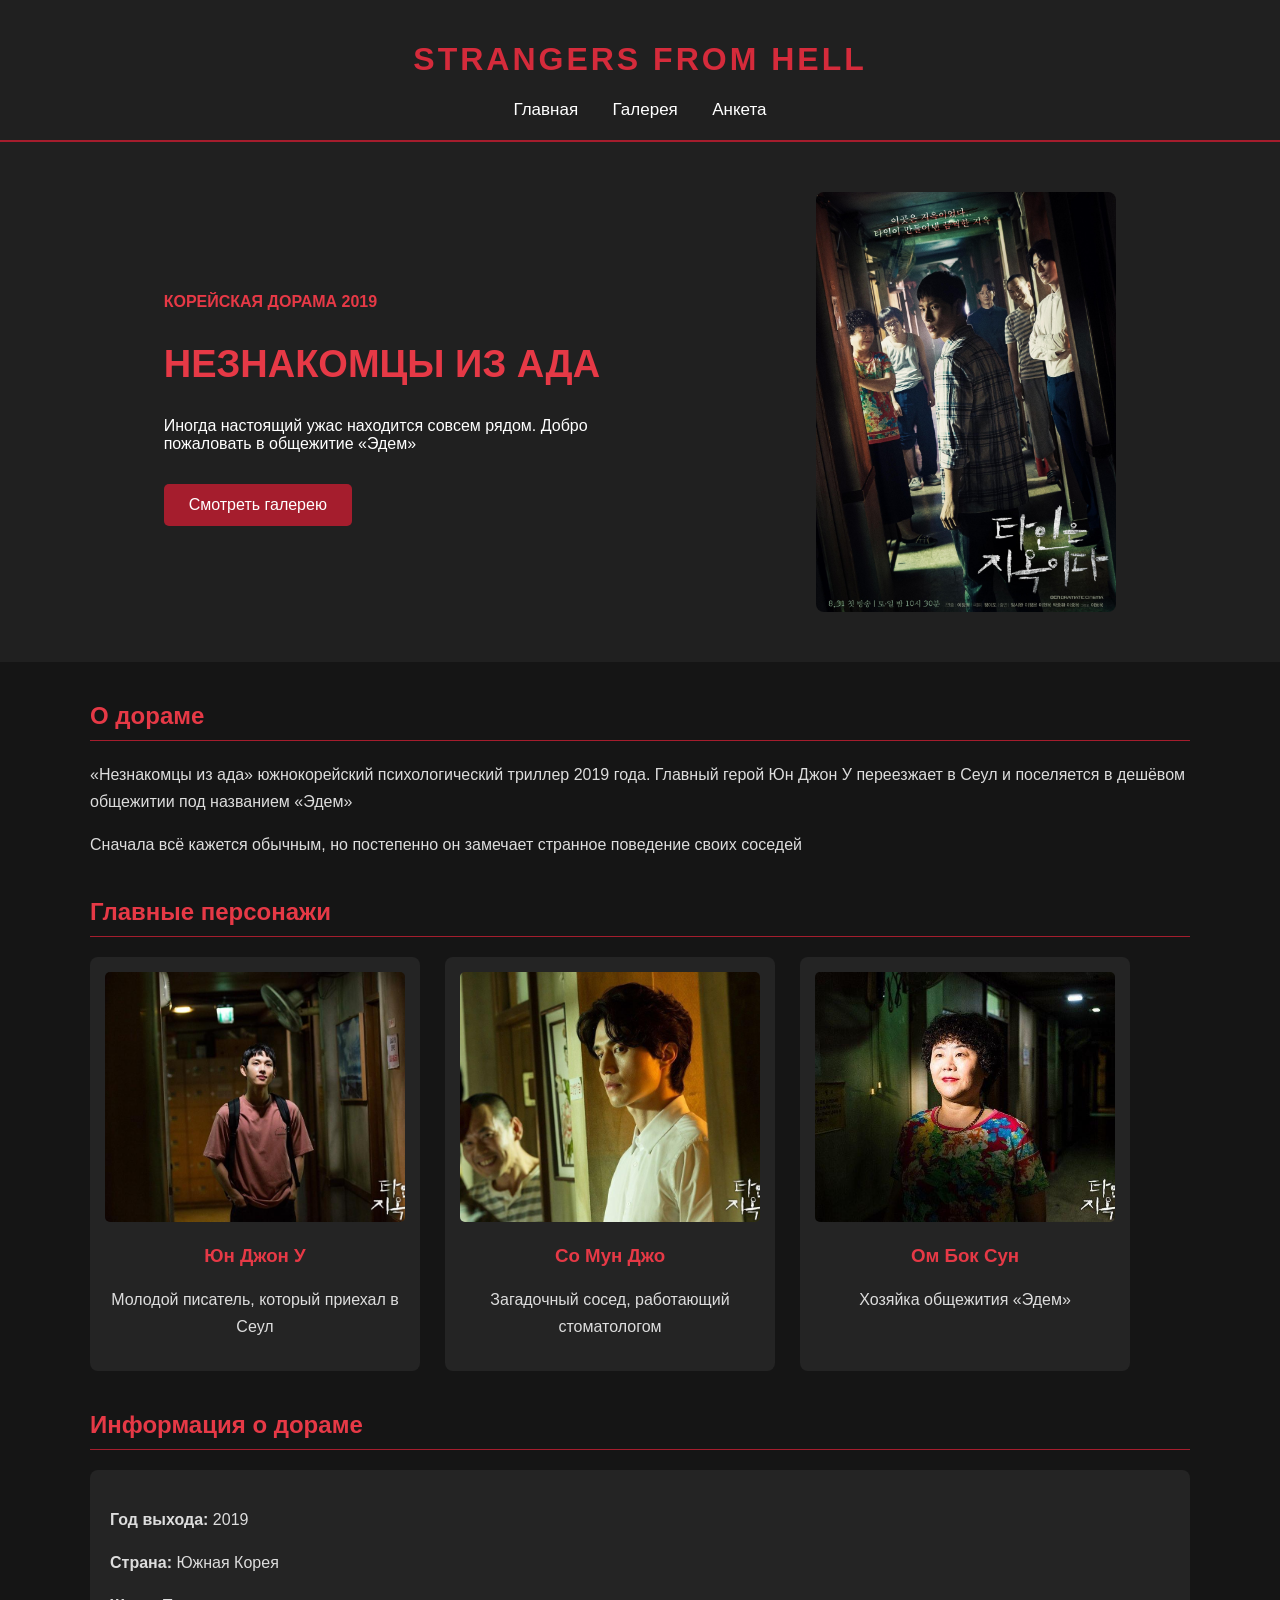
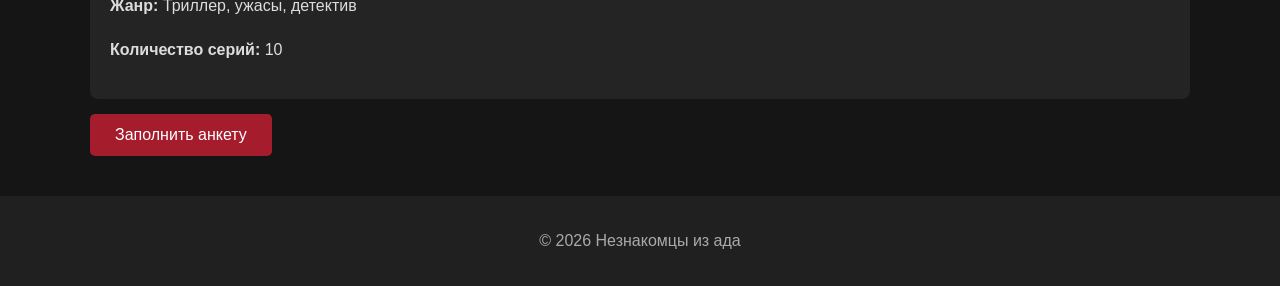
<file: index.html>
<!DOCTYPE html>
<html lang="ru">
<head>
    <meta charset="UTF-8">
    <meta name="viewport" content="width=device-width, initial-scale=1.0">
    <title>Незнакомцы из ада</title>
    <link rel="stylesheet" href="css/style.min.css">
</head>
<body>

<header>
    <div class="container">
        <h1 class="logo">STRANGERS FROM HELL</h1>

        <nav>
            <a href="index.html">Главная</a>
            <a href="gallery.html">Галерея</a>
            <a href="form.html">Анкета</a>
        </nav>
    </div>
</header>

<main>

    <section class="hero">
        <div class="hero-text">
            <p class="red-text">КОРЕЙСКАЯ ДОРАМА  2019</p>
            <h2>НЕЗНАКОМЦЫ ИЗ АДА</h2>

            <p>
                Иногда настоящий ужас находится
                совсем рядом. Добро пожаловать
                в общежитие «Эдем»
            </p>

            <a href="gallery.html" class="button">
                Смотреть галерею
            </a>
        </div>

        <img src="images/optimized/poster.webp"
             alt="Постер дорамы"
             width="300"
             height="420">
    </section>

    <section class="content">
        <h2>О дораме</h2>

        <p>
            «Незнакомцы из ада» южнокорейский
            психологический триллер 2019 года.
            Главный герой Юн Джон У переезжает
            в Сеул и поселяется в дешёвом общежитии
            под названием «Эдем»
        </p>

        <p>
            Сначала всё кажется обычным,
            но постепенно он замечает странное
            поведение своих соседей
        </p>
    </section>

    <section class="content">
        <h2>Главные персонажи</h2>

        <div class="cards">

            <div class="card">
                <img src="images/optimized/image1.webp"
                     alt="Юн Джон У"
                     width="300"
                     height="350"
                     loading="lazy">
                <h3>Юн Джон У</h3>
                <p>Молодой писатель, который приехал в Сеул</p>
            </div>

            <div class="card">
                <img src="images/optimized/image2.webp"
                     alt="Со Мун Джо"
                     width="300"
                     height="350"
                     loading="lazy">
                <h3>Со Мун Джо</h3>
                <p>Загадочный сосед, работающий стоматологом</p>
            </div>

            <div class="card">
                <img src="images/optimized/image3.webp"
                     alt="Ом Бок Сун"
                     width="300"
                     height="350"
                     loading="lazy">
                <h3>Ом Бок Сун</h3>
                <p>Хозяйка общежития «Эдем»</p>
            </div>

        </div>
    </section>

    <section class="content">
        <h2>Информация о дораме</h2>

        <div class="info">
            <p><b>Год выхода:</b> 2019</p>
            <p><b>Страна:</b> Южная Корея</p>
            <p><b>Жанр:</b> Триллер, ужасы, детектив</p>
            <p><b>Количество серий:</b> 10</p>
        </div>

        <a href="form.html" class="button">
            Заполнить анкету
        </a>
    </section>

</main>

<footer>
    <p>© 2026 Незнакомцы из ада</p>
</footer>

</body>
</html>
</file>
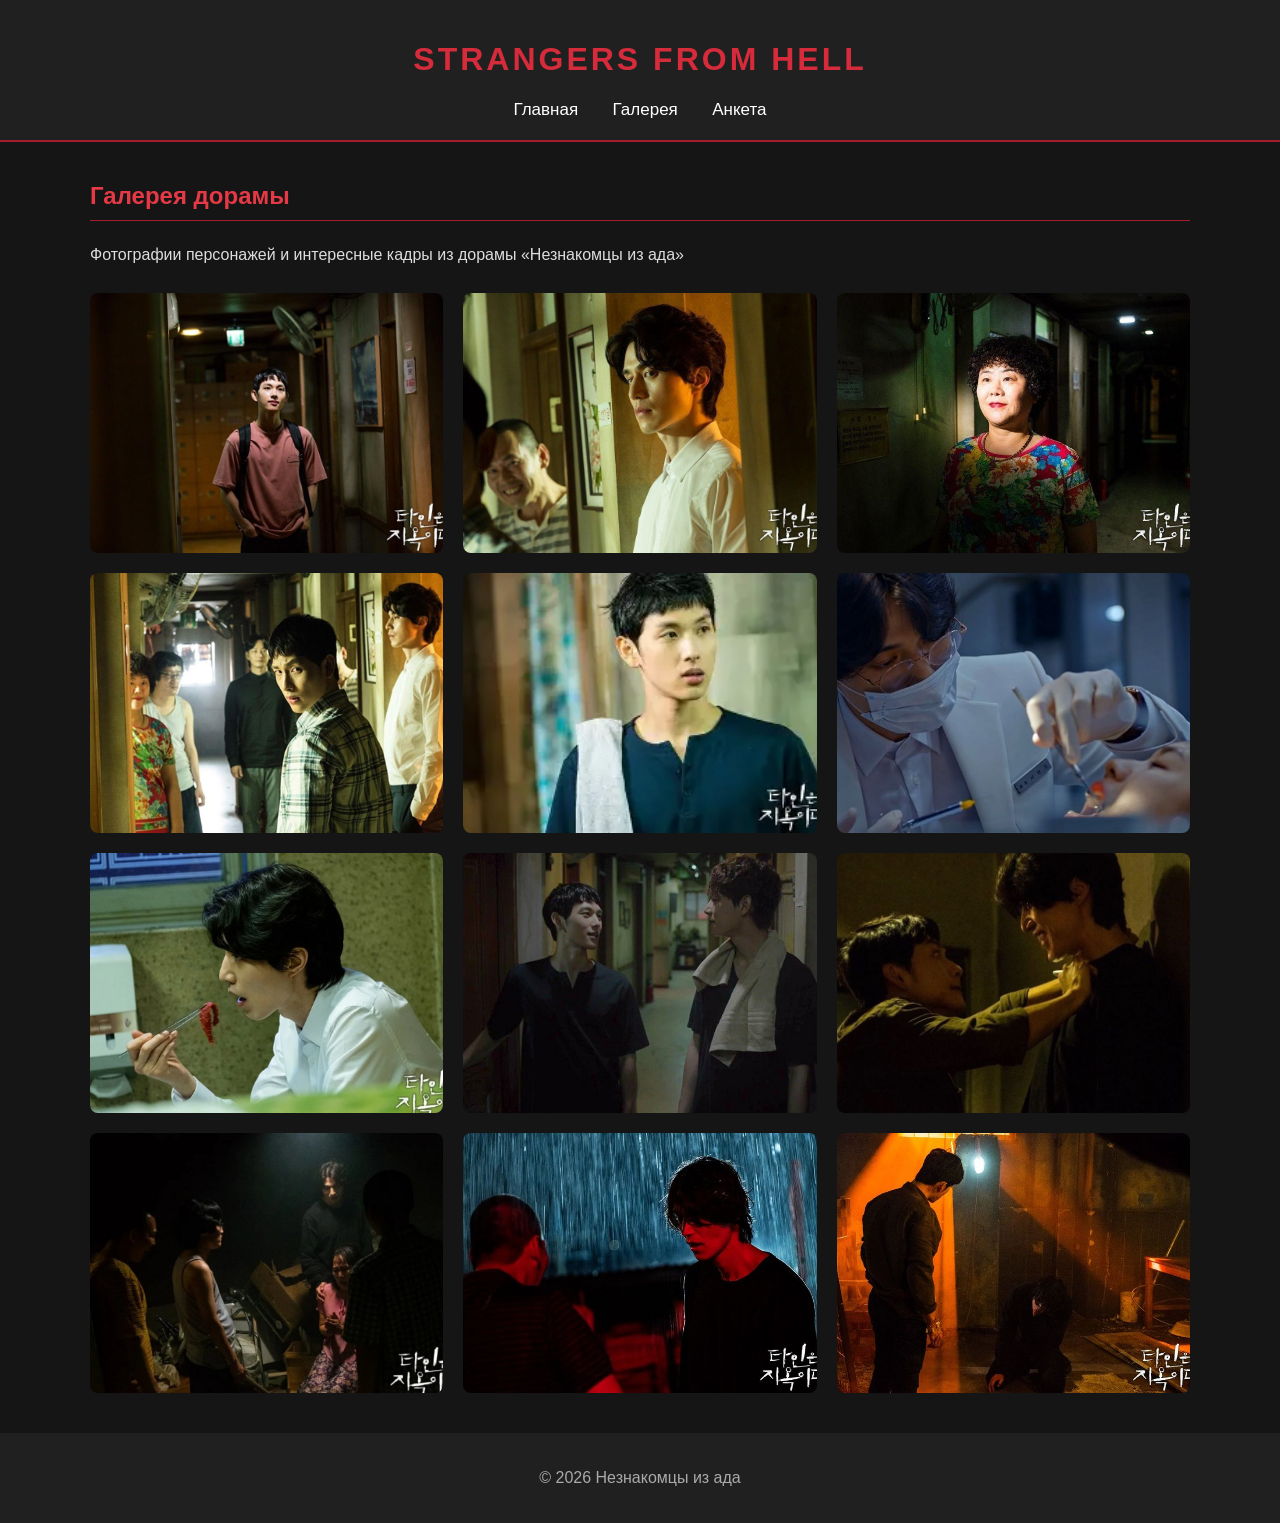
<file: gallery.html>
<!DOCTYPE html>
<html lang="ru">
<head>
    <meta charset="UTF-8">
    <meta name="viewport" content="width=device-width, initial-scale=1.0">
    <title>Галерея Незнакомцы из ада</title>
    <link rel="stylesheet" href="css/style.min.css">
</head>
<body>

<header>
    <div class="container">
        <h1 class="logo">STRANGERS FROM HELL</h1>

        <nav>
            <a href="index.html">Главная</a>
            <a href="gallery.html">Галерея</a>
            <a href="form.html">Анкета</a>
        </nav>
    </div>
</header>

<main class="content">

    <h2>Галерея дорамы</h2>

    <p class="description">
        Фотографии персонажей и интересные кадры
        из дорамы «Незнакомцы из ада»
    </p>

    <div class="gallery">

        <img src="images/optimized/image1.webp"
             alt="НЗА"
             width="400" height="300">

        <img src="images/optimized/image2.webp"
             alt="НЗА"
             width="400" height="300">

        <img src="images/optimized/image3.webp"
             alt="НЗА"
             width="400" height="300">

        <img src="images/optimized/image4.webp"
             alt="НЗА"
             width="400" height="300"
             loading="lazy">

        <img src="images/optimized/image5.webp"
             alt="НЗА"
             width="400" height="300"
             loading="lazy">

        <img src="images/optimized/image6.webp"
             alt="НЗА"
             width="400" height="300"
             loading="lazy">

        <img src="images/optimized/image7.webp"
             alt="НЗА"
             width="400" height="300"
             loading="lazy">

        <img src="images/optimized/image8.webp"
             alt="НЗА"
             width="400" height="300"
             loading="lazy">

        <img src="images/optimized/image9.webp"
             alt="НЗА"
             width="400" height="300"
             loading="lazy">

        <img src="images/optimized/image10.webp"
             alt="НЗА"
             width="400" height="300"
             loading="lazy">

        <img src="images/optimized/image11.webp"
             alt="НЗА"
             width="400" height="300"
             loading="lazy">

        <img src="images/optimized/image12.webp"
             alt="НЗА"
             width="400" height="300"
             loading="lazy">

    </div>

</main>

<footer>
    <p>© 2026 Незнакомцы из ада</p>
</footer>

</body>
</html>
</file>
<file: css/style.min.css>
*{box-sizing:border-box}body{margin:0;padding:0;background:#151515;color:#fff;font-family:Arial,sans-serif;font-size:16px}.container{width:90%;max-width:1100px;margin:auto}header,footer{background:#202020;padding:20px}header{border-bottom:2px solid #a51d2d}.logo{text-align:center;color:#d52b3b;letter-spacing:3px}nav{text-align:center;margin-top:20px}nav a{color:#fff;text-decoration:none;margin:15px;font-size:17px}nav a:hover{color:#e63946}.hero{display:flex;align-items:center;justify-content:space-around;gap:30px;padding:50px 8%;background:#202020}.hero img{width:300px;max-width:100%;height:420px;object-fit:cover;border-radius:8px}.hero-text{max-width:500px}.hero h2,.red-text,.content h2,.card h3,legend{color:#e63946}.hero h2{font-size:38px}.red-text{font-weight:bold}.content{width:90%;max-width:1100px;margin:40px auto}.content h2{border-bottom:1px solid #a51d2d;padding-bottom:10px}.content p{line-height:1.7;color:#ddd}.button,.reset-button{display:inline-block;color:#fff;border:0;border-radius:5px;cursor:pointer;padding:12px 25px}.button{background:#a51d2d;text-decoration:none;margin-top:15px;font-size:16px}.button:hover{background:#e63946}.reset-button{background:#444}.reset-button:hover{background:#666}.cards{display:flex;gap:25px;flex-wrap:wrap}.card{background:#242424;padding:15px;width:30%;border-radius:8px;text-align:center}.card img{width:100%;height:250px;object-fit:cover;border-radius:5px}.info{background:#242424;padding:20px;border-radius:8px}.gallery{display:grid;grid-template-columns:repeat(3,1fr);gap:20px}.gallery img{width:100%;height:260px;object-fit:cover;aspect-ratio:4/3;border-radius:8px;transition:.3s}.gallery img:hover{transform:scale(1.03)}.description{margin-bottom:25px}form{background:#202020;padding:25px;border-radius:8px}fieldset{border:1px solid #a51d2d;border-radius:7px;padding:20px;margin-bottom:25px}legend{padding:5px 10px;font-weight:bold}.form-grid{display:grid;grid-template-columns:1fr 1fr;gap:20px}.form-group{display:flex;flex-direction:column;margin-bottom:15px}.form-group label{margin-bottom:8px;color:#eee}input,select,textarea{width:100%;padding:12px;background:#303030;color:#fff;border:1px solid #555;border-radius:5px;font-size:15px}input:focus,select:focus,textarea:focus{outline:none;border-color:#e63946}input:invalid:not(:placeholder-shown){border-color:#e63946}input:valid{border-color:#568b60}input[type=checkbox],input[type=radio]{width:auto;accent-color:#e63946}textarea{resize:vertical}.agreement{margin:20px 0}.agreement label{display:flex;align-items:center;gap:10px}footer{color:#aaa;text-align:center;margin-top:40px}@media(max-width:768px){.hero{flex-direction:column;text-align:center}.cards{flex-direction:column}.card{width:100%}.gallery{grid-template-columns:repeat(2,1fr)}.form-grid{grid-template-columns:1fr}}@media(max-width:480px){nav a{display:inline-block;margin:8px}.hero h2{font-size:28px}.gallery{grid-template-columns:1fr}form{padding:12px}}
</file>
